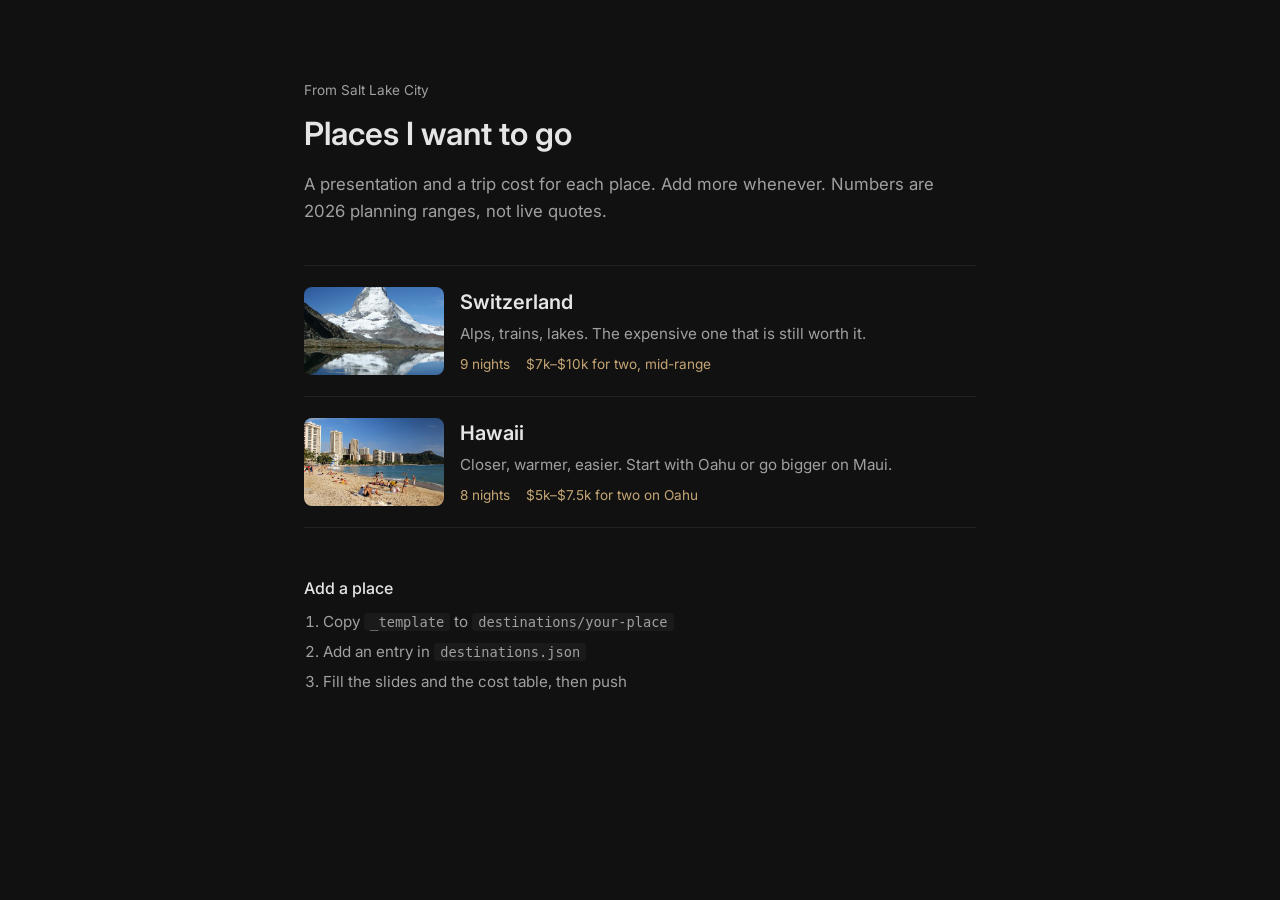
<file: index.html>
<!DOCTYPE html>
<html lang="en">
<head>
  <meta charset="UTF-8">
  <meta name="viewport" content="width=device-width, initial-scale=1.0">
  <title>Travel — places I want to go</title>
  <link rel="preconnect" href="https://fonts.googleapis.com">
  <link rel="preconnect" href="https://fonts.gstatic.com" crossorigin>
  <link href="https://fonts.googleapis.com/css2?family=Inter:wght@400;500;600&display=swap" rel="stylesheet">
  <link rel="stylesheet" href="css/site.css">
</head>
<body>
  <div class="wrap">
    <p class="kicker">From Salt Lake City</p>
    <h1>Places I want to go</h1>
    <p class="lede">A presentation and a trip cost for each place. Add more whenever. Numbers are 2026 planning ranges, not live quotes.</p>
    <div id="list"></div>
    <div class="howto">
      <h3>Add a place</h3>
      <ol>
        <li>Copy <code>_template</code> to <code>destinations/your-place</code></li>
        <li>Add an entry in <code>destinations.json</code></li>
        <li>Fill the slides and the cost table, then push</li>
      </ol>
    </div>
  </div>
  <script>
    fetch("destinations.json")
      .then((r) => r.json())
      .then((data) => {
        const list = document.getElementById("list");
        data.places.forEach((p) => {
          const a = document.createElement("a");
          a.className = "place";
          a.href = "destinations/" + p.id + "/index.html";
          a.innerHTML =
            (p.image ? "<img src=\"" + p.image + "\" alt=\"" + p.name + "\">" : "") +
            "<div><h2>" + p.name + "</h2>" +
            "<p>" + p.tagline + "</p>" +
            "<div class=\"meta\"><span>" + p.nights + " nights</span><span>" + p.headline + "</span></div></div>";
          list.appendChild(a);
        });
      });
  </script>
</body>
</html>
</file>
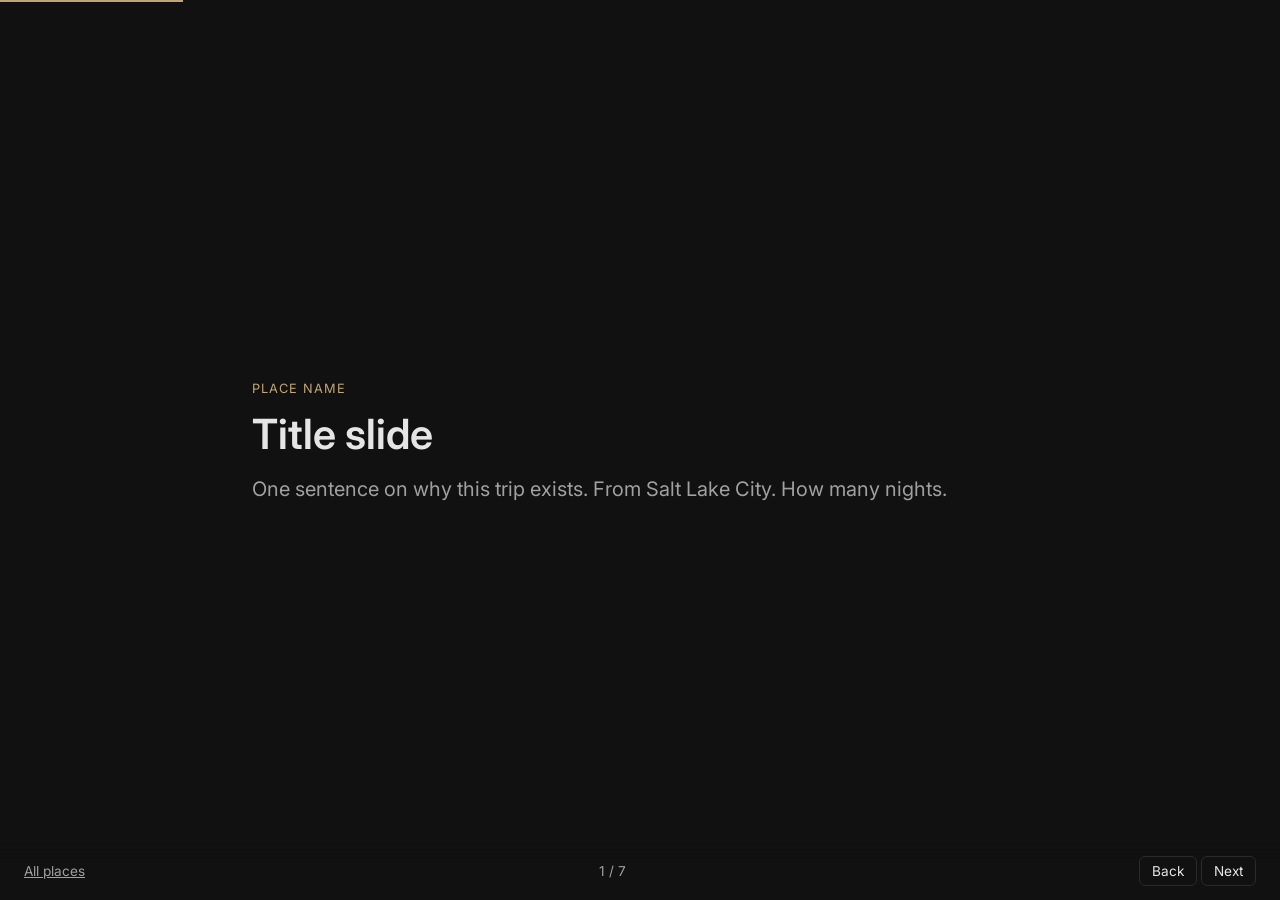
<file: _template/index.html>
<!DOCTYPE html>
<html lang="en">
<head>
  <meta charset="UTF-8">
  <meta name="viewport" content="width=device-width, initial-scale=1.0">
  <title>New place — Travel</title>
  <link rel="preconnect" href="https://fonts.googleapis.com">
  <link rel="preconnect" href="https://fonts.gstatic.com" crossorigin>
  <link href="https://fonts.googleapis.com/css2?family=Inter:wght@400;500;600&display=swap" rel="stylesheet">
  <link rel="stylesheet" href="../../css/deck.css">
</head>
<body>
  <div class="progress"></div>
  <div class="deck">
    <section class="slide">
      <p class="kicker">Place name</p>
      <h1>Title slide</h1>
      <p class="lede">One sentence on why this trip exists. From Salt Lake City. How many nights.</p>
    </section>
    <section class="slide">
      <p class="kicker">Why</p>
      <h2>Why go</h2>
      <ul>
        <li></li>
      </ul>
    </section>
    <section class="slide">
      <p class="kicker">When</p>
      <h2>Best months and flight picture from SLC</h2>
    </section>
    <section class="slide">
      <p class="kicker">The trip</p>
      <h2>Day-by-day or the loop</h2>
    </section>
    <section class="slide">
      <p class="kicker">The number</p>
      <p class="big">$—<span>Two people, mid-range, from SLC. Year and source.</span></p>
    </section>
    <section class="slide">
      <p class="kicker">Mid-range for two</p>
      <h2>Where the money goes</h2>
      <table>
        <thead><tr><th>Line</th><th class="num">Low</th><th class="num">High</th></tr></thead>
        <tbody>
          <tr><td>Flights (2)</td><td class="num"></td><td class="num"></td></tr>
          <tr><td>Stay</td><td class="num"></td><td class="num"></td></tr>
          <tr><td>Food</td><td class="num"></td><td class="num"></td></tr>
          <tr><td>Local transport</td><td class="num"></td><td class="num"></td></tr>
          <tr><td>Activities</td><td class="num"></td><td class="num"></td></tr>
          <tr><td><strong>Total</strong></td><td class="num"></td><td class="num"></td></tr>
        </tbody>
      </table>
    </section>
    <section class="slide">
      <p class="kicker">Open questions</p>
      <h2>Decide these before booking</h2>
    </section>
  </div>
  <div class="bar">
    <a href="../../index.html">All places</a>
    <span data-counter></span>
    <span>
      <button type="button" data-prev>Back</button>
      <button type="button" data-next>Next</button>
    </span>
  </div>
  <script src="../../js/deck.js"></script>
</body>
</html>
</file>
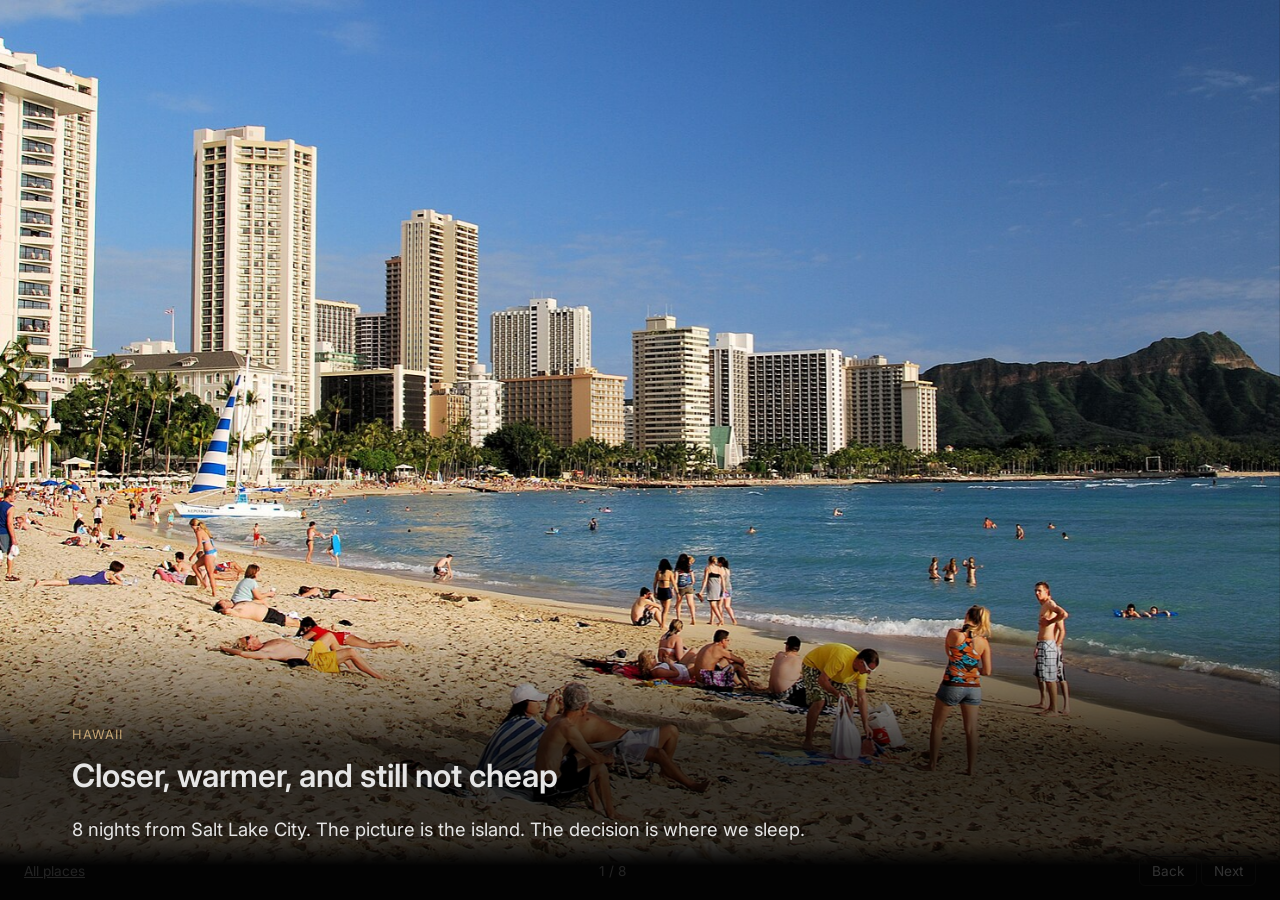
<file: destinations/hawaii/index.html>
<!DOCTYPE html>
<html lang="en">
<head>
  <meta charset="UTF-8">
  <meta name="viewport" content="width=device-width, initial-scale=1.0">
  <title>Hawaii — Travel</title>
  <link rel="preconnect" href="https://fonts.googleapis.com">
  <link rel="preconnect" href="https://fonts.gstatic.com" crossorigin>
  <link href="https://fonts.googleapis.com/css2?family=Inter:wght@400;500;600&display=swap" rel="stylesheet">
  <link rel="stylesheet" href="../../css/deck.css">
</head>
<body>
  <div class="progress"></div>
  <div class="deck">

    <section class="slide photo">
      <img src="img/waikiki.jpg" alt="Waikiki Beach with Diamond Head">
      <div class="cap">
        <p class="kicker">Hawaii</p>
        <h2>Closer, warmer, and still not cheap</h2>
        <p>8 nights from Salt Lake City. The picture is the island. The decision is where we sleep.</p>
      </div>
    </section>

    <section class="slide photo">
      <img src="img/diamond-head.jpg" alt="Diamond Head from the water">
      <div class="cap">
        <p class="kicker">Oahu · first trip</p>
        <h2>Waikiki with Diamond Head in the frame</h2>
        <p>Easiest island. Walk to the beach, hike Diamond Head or Koko Head, one day on the North Shore for Ke Iki. Stay here all 8 nights.</p>
      </div>
    </section>

    <section class="slide photo">
      <img src="img/north-shore.jpg" alt="Hawaiian coast and harbor">
      <div class="cap">
        <p class="kicker">Day trip, not the hotel</p>
        <h2>North Shore is a drive, not a stay</h2>
        <p>Surf, shrimp trucks, then Ke Iki Beach. Legal rentals up there are tight. Sleep in Waikiki, rent a car for this day.</p>
      </div>
    </section>

    <section class="slide photo">
      <img src="img/haleakala.jpg" alt="Haleakala crater on Maui">
      <div class="cap">
        <p class="kicker">If we go bigger · Maui</p>
        <h2>Haleakala, then the beach towns</h2>
        <p>Same week, about $2,000 more than Oahu. Stay in Kaanapali or Napili, not Wailea, unless the budget stretches.</p>
      </div>
    </section>

    <section class="slide">
      <p class="kicker">Where to stay</p>
      <h2>One condo. Kitchen. All week.</h2>
      <div class="grid">
        <div class="card">
          <h3>Best first book · Waikiki condo</h3>
          <p>Ilikai Hotel & Luxury Suites, or Castle Waikiki Shore (the only condo on the sand). 1BR with a kitchen. About $250–$400 a night.</p>
        </div>
        <div class="card">
          <h3>Easier hotel</h3>
          <p>Queen Kapiolani or an Outrigger. No kitchen, simpler. Mid-range room plus resort fees. Fine for a shorter week.</p>
        </div>
        <div class="card">
          <h3>Skip for stay 1</h3>
          <p>North Shore houses (legal supply is thin). Ko Olina unless we want a resort bubble and a car every day.</p>
        </div>
        <div class="card">
          <h3>Maui instead</h3>
          <p>Honua Kai on Kaanapali, or Napili Kai if we want smaller and quieter. Condo still beats a resort for food cost.</p>
        </div>
      </div>
    </section>

    <section class="slide">
      <p class="kicker">The number</p>
      <p class="big">$5,000–$7,500<span>Two people, 8 nights on Oahu, mid-range, from SLC. 2026 planning range.</span></p>
      <p class="muted" style="margin-top:1.5rem">Maui for two, same length: about $7,000–$11,000. Hotel plus tax (about 14%) is the line that moves.</p>
    </section>

    <section class="slide">
      <p class="kicker">Mid-range for two, Oahu</p>
      <h2>Where the money goes</h2>
      <table>
        <thead><tr><th>Line</th><th class="num">Low</th><th class="num">High</th></tr></thead>
        <tbody>
          <tr><td>Flights SLC–HNL (2)</td><td class="num">$900</td><td class="num">$1,400</td></tr>
          <tr><td>Condo or hotel, 8 nights + tax</td><td class="num">$2,000</td><td class="num">$3,400</td></tr>
          <tr><td>Rental car (4–5 days)</td><td class="num">$350</td><td class="num">$700</td></tr>
          <tr><td>Food</td><td class="num">$1,050</td><td class="num">$1,700</td></tr>
          <tr><td>Activities</td><td class="num">$400</td><td class="num">$1,000</td></tr>
          <tr><td>Parking, tips, misc</td><td class="num">$200</td><td class="num">$400</td></tr>
          <tr><td><strong>Total</strong></td><td class="num"><strong>$4,900</strong></td><td class="num"><strong>$8,600</strong></td></tr>
        </tbody>
      </table>
    </section>

    <section class="slide">
      <p class="kicker">Open questions</p>
      <h2>Decide these before booking</h2>
      <ul>
        <li>Oahu condo first, or go straight to Maui</li>
        <li>Ilikai / Waikiki Shore vs a simpler hotel</li>
        <li>Car only for the North Shore day, or the whole week</li>
        <li>Just us, or this is the trip we take other people on</li>
      </ul>
      <p class="credit">Photos: Wikimedia Commons (Waikiki, Diamond Head, Hawaiian coast, Pupukea sunset, Haleakala). Costs are 2026 ranges, not live quotes.</p>
    </section>

  </div>
  <div class="bar">
    <a href="../../index.html">All places</a>
    <span data-counter></span>
    <span>
      <button type="button" data-prev>Back</button>
      <button type="button" data-next>Next</button>
    </span>
  </div>
  <script src="../../js/deck.js"></script>
</body>
</html>
</file>
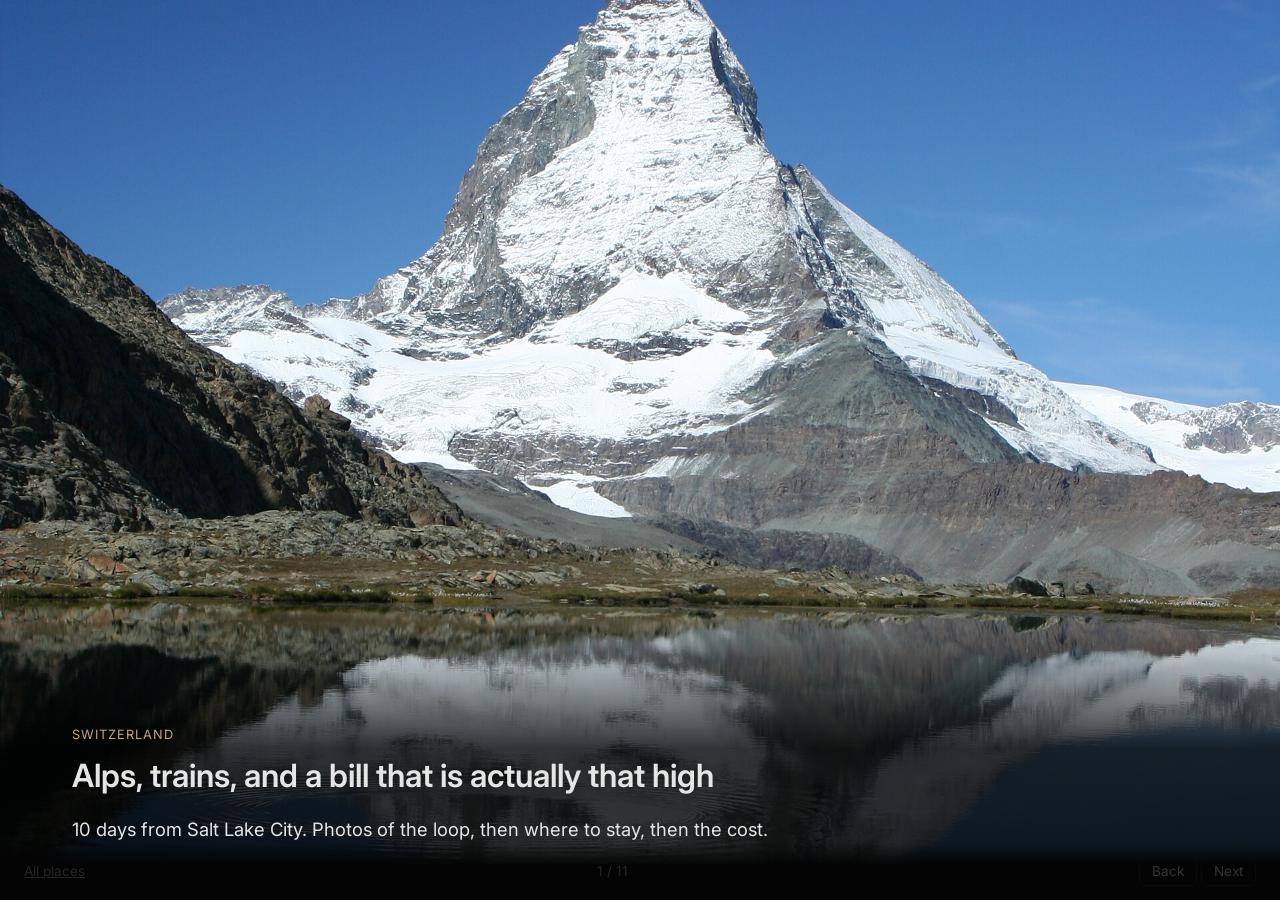
<file: destinations/switzerland/index.html>
<!DOCTYPE html>
<html lang="en">
<head>
  <meta charset="UTF-8">
  <meta name="viewport" content="width=device-width, initial-scale=1.0">
  <title>Switzerland — Travel</title>
  <link rel="preconnect" href="https://fonts.googleapis.com">
  <link rel="preconnect" href="https://fonts.gstatic.com" crossorigin>
  <link href="https://fonts.googleapis.com/css2?family=Inter:wght@400;500;600&display=swap" rel="stylesheet">
  <link rel="stylesheet" href="../../css/deck.css">
</head>
<body>
  <div class="progress"></div>
  <div class="deck">

    <section class="slide photo">
      <img src="img/matterhorn.jpg" alt="Matterhorn reflected in Riffelsee">
      <div class="cap">
        <p class="kicker">Switzerland</p>
        <h2>Alps, trains, and a bill that is actually that high</h2>
        <p>10 days from Salt Lake City. Photos of the loop, then where to stay, then the cost.</p>
      </div>
    </section>

    <section class="slide photo">
      <img src="img/zurich.jpg" alt="Zurich at dusk">
      <div class="cap">
        <p class="kicker">Day 1 · Zurich</p>
        <h2>Land here. Do not make it the trip.</h2>
        <p>Old town and the lake if we land early. One night max, or skip the hotel and train straight to Lucerne.</p>
      </div>
    </section>

    <section class="slide photo">
      <img src="img/lucerne.jpg" alt="Chapel Bridge in Lucerne">
      <div class="cap">
        <p class="kicker">Days 1–2 · Lucerne</p>
        <h2>Chapel Bridge, the lake, then a mountain</h2>
        <p>Stay near the station so the next morning is a one-hour train to Interlaken. Pilatus or Rigi if the weather is clear.</p>
      </div>
    </section>

    <section class="slide photo">
      <img src="img/interlaken.jpg" alt="Interlaken with the Jungfrau massif">
      <div class="cap">
        <p class="kicker">Days 3–6 · The hub</p>
        <h2>Interlaken. Unpack once.</h2>
        <p>This is the main booking. Lauterbrunnen is 25 minutes one way, Grindelwald 35 the other. Both valleys from one hotel.</p>
      </div>
    </section>

    <section class="slide photo">
      <img src="img/lauterbrunnen.jpg" alt="Lauterbrunnen village and Staubbach Falls">
      <div class="cap">
        <p class="kicker">Day trip · Lauterbrunnen</p>
        <h2>The valley with 72 waterfalls</h2>
        <p>Staubbach Falls, then the cable car to car-free Mürren. Stay here instead of Interlaken only if we want quiet and the view more than restaurants.</p>
      </div>
    </section>

    <section class="slide photo">
      <img src="img/jungfrau.jpg" alt="Jungfraujoch high alpine plateau">
      <div class="cap">
        <p class="kicker">Day trip · Jungfraujoch</p>
        <h2>Top of Europe. The expensive mountain day.</h2>
        <p>The Travel Pass does not fully cover this. Half Fare Card often wins if we are peak-hunting from Interlaken.</p>
      </div>
    </section>

    <section class="slide photo">
      <img src="img/matterhorn.jpg" alt="Matterhorn from Rotenboden">
      <div class="cap">
        <p class="kicker">Days 7–8 · Zermatt</p>
        <h2>Matterhorn. Two nights, then out.</h2>
        <p>Car-free town. Gornergrat at sunrise if we can wake up. Then train toward Geneva or back to Zurich to fly home.</p>
      </div>
    </section>

    <section class="slide">
      <p class="kicker">Where to stay</p>
      <h2>Two bases. Book these.</h2>
      <div class="grid">
        <div class="card">
          <h3>Lucerne · 1 night</h3>
          <p>AMERON Luzern Hotel Flora or anything 2 minutes from the station. About $200–$280. Old town is a walk, not a taxi.</p>
        </div>
        <div class="card">
          <h3>Interlaken · 4 nights (main stay)</h3>
          <p>Hotel Interlaken or Hotel Krebs. Höheweg / near Ost station. About CHF 180–280. This is the one to lock first.</p>
        </div>
        <div class="card">
          <h3>Or Lauterbrunnen instead</h3>
          <p>Hotel Oberland, waterfall view, quieter, fewer places to eat. Same Jungfrau access. Better if the photo is the point.</p>
        </div>
        <div class="card">
          <h3>Zermatt · 2 nights</h3>
          <p>Hotel Pollux or similar mid-range on Bahnhofstrasse, near the station. Matterhorn-view rooms cost more. About $250–$400.</p>
        </div>
      </div>
    </section>

    <section class="slide">
      <p class="kicker">The number</p>
      <p class="big">$7,000–$10,000<span>Two people, 9 nights, mid-range, from SLC. 2026 planning range.</span></p>
      <p class="muted" style="margin-top:1.5rem">Hotels are the second line after flights. Interlaken for four nights is the booking that makes or breaks the budget.</p>
    </section>

    <section class="slide">
      <p class="kicker">Mid-range for two</p>
      <h2>Where the money goes</h2>
      <table>
        <thead><tr><th>Line</th><th class="num">Low</th><th class="num">High</th></tr></thead>
        <tbody>
          <tr><td>Flights SLC–ZRH (2)</td><td class="num">$1,500</td><td class="num">$2,200</td></tr>
          <tr><td>Hotels, 9 nights, one room</td><td class="num">$2,000</td><td class="num">$3,400</td></tr>
          <tr><td>Swiss Travel Pass (2)</td><td class="num">$900</td><td class="num">$1,000</td></tr>
          <tr><td>Food</td><td class="num">$1,400</td><td class="num">$2,200</td></tr>
          <tr><td>Mountains and extras</td><td class="num">$400</td><td class="num">$800</td></tr>
          <tr><td>Misc, ETIAS, ATM</td><td class="num">$200</td><td class="num">$400</td></tr>
          <tr><td><strong>Total</strong></td><td class="num"><strong>$6,400</strong></td><td class="num"><strong>$10,000</strong></td></tr>
        </tbody>
      </table>
    </section>

    <section class="slide">
      <p class="kicker">Open questions</p>
      <h2>Decide these before booking</h2>
      <ul>
        <li>Interlaken hub, or sleep in Lauterbrunnen for the valley</li>
        <li>June/September sightseeing, or a winter ski week instead</li>
        <li>Travel Pass vs Half Fare Card once the daily plan is locked</li>
        <li>Fly home from Geneva or back through Zurich</li>
      </ul>
      <p class="credit">Photos: Wikimedia Commons (Matterhorn, Lauterbrunnen, Lucerne, Interlaken, Jungfraujoch, Zurich). Costs are 2026 ranges, not live quotes.</p>
    </section>

  </div>
  <div class="bar">
    <a href="../../index.html">All places</a>
    <span data-counter></span>
    <span>
      <button type="button" data-prev>Back</button>
      <button type="button" data-next>Next</button>
    </span>
  </div>
  <script src="../../js/deck.js"></script>
</body>
</html>
</file>
<file: css/site.css>
* { margin: 0; padding: 0; box-sizing: border-box; }
:root {
  --bg: #111111;
  --text: #e5e5e5;
  --muted: #a0a0a0;
  --line: #222;
  --card: #1a1a1a;
  --accent: #c4a574;
}
html, body {
  background: var(--bg);
  color: var(--text);
  font-family: Inter, -apple-system, BlinkMacSystemFont, sans-serif;
  -webkit-font-smoothing: antialiased;
  line-height: 1.6;
}
a { color: var(--text); text-underline-offset: 3px; }
a:hover { opacity: 0.7; }
.wrap { max-width: 720px; margin: 0 auto; padding: 80px 24px 80px; }
.kicker { font-size: 0.85rem; color: var(--muted); margin-bottom: 0.4rem; }
h1 { font-size: 2rem; font-weight: 600; margin-bottom: 0.75rem; }
.lede { color: var(--muted); font-size: 1.05rem; margin-bottom: 2.5rem; }
.place {
  display: block;
  padding: 1.25rem 0;
  border-top: 1px solid var(--line);
  text-decoration: none;
}
.place:last-of-type { border-bottom: 1px solid var(--line); }
.place h2 { font-size: 1.25rem; font-weight: 600; margin-bottom: 0.25rem; }
.place p { color: var(--muted); font-size: 0.95rem; }
.meta { display: flex; gap: 1rem; flex-wrap: wrap; margin-top: 0.5rem; font-size: 0.85rem; color: var(--accent); }
.howto { margin-top: 3rem; color: var(--muted); font-size: 0.95rem; }
.howto h3 { color: var(--text); font-size: 1rem; font-weight: 500; margin-bottom: 0.5rem; }
.howto ol { padding-left: 1.2rem; }
.howto li { margin-bottom: 0.35rem; }
code { background: var(--card); padding: 1px 6px; border-radius: 4px; font-size: 0.9em; }

.place { display: grid; grid-template-columns: 140px 1fr; gap: 1rem; align-items: center; }
.place img { width: 140px; height: 88px; object-fit: cover; border-radius: 8px; background: #1a1a1a; }
@media (max-width: 600px) {
  .place { grid-template-columns: 1fr; }
  .place img { width: 100%; height: 140px; }
}
</file>
<file: css/deck.css>
* { margin: 0; padding: 0; box-sizing: border-box; }
:root {
  --bg: #111111;
  --text: #e5e5e5;
  --muted: #a0a0a0;
  --line: #2a2a2a;
  --card: #1a1a1a;
  --accent: #c4a574;
}
html, body {
  height: 100%;
  touch-action: pan-y;
  background: var(--bg);
  color: var(--text);
  font-family: Inter, -apple-system, BlinkMacSystemFont, sans-serif;
  -webkit-font-smoothing: antialiased;
}
.deck { height: 100%; }
.slide {
  display: none;
  height: 100%;
  padding: 64px 72px 80px;
  flex-direction: column;
  justify-content: center;
  max-width: 920px;
  margin: 0 auto;
}
.slide.active { display: flex; }
.kicker { font-size: 0.8rem; letter-spacing: 0.08em; text-transform: uppercase; color: var(--accent); margin-bottom: 0.75rem; }
h1 { font-size: 2.6rem; font-weight: 600; line-height: 1.15; margin-bottom: 1rem; }
h2 { font-size: 2rem; font-weight: 600; line-height: 1.2; margin-bottom: 1.25rem; }
p, li { font-size: 1.15rem; line-height: 1.55; color: var(--text); }
.muted { color: var(--muted); }
.lede { font-size: 1.25rem; color: var(--muted); max-width: 36em; }
ul { list-style: none; }
li { margin-bottom: 0.55rem; padding-left: 1.1rem; position: relative; }
li::before { content: ""; position: absolute; left: 0; top: 0.7em; width: 6px; height: 6px; border-radius: 50%; background: var(--accent); }
.grid { display: grid; grid-template-columns: 1fr 1fr; gap: 1.25rem 2rem; }
.card {
  background: var(--card);
  border: 1px solid var(--line);
  border-radius: 10px;
  padding: 1.1rem 1.2rem;
}
.card h3 { font-size: 0.95rem; color: var(--accent); font-weight: 500; margin-bottom: 0.35rem; }
.card p, .card li { font-size: 1.02rem; }
.big { font-size: 3rem; font-weight: 600; letter-spacing: -0.03em; }
.big span { display: block; font-size: 1rem; color: var(--muted); font-weight: 400; letter-spacing: 0; margin-top: 0.4rem; }
table { width: 100%; border-collapse: collapse; font-size: 1.05rem; }
th, td { text-align: left; padding: 0.55rem 0; border-bottom: 1px solid var(--line); }
th { color: var(--muted); font-weight: 500; font-size: 0.85rem; }
td.num { text-align: right; font-variant-numeric: tabular-nums; }
.bar {
  position: fixed; bottom: 0; left: 0; right: 0;
  display: flex; justify-content: space-between; align-items: center;
  padding: 14px 24px; color: var(--muted); font-size: 0.85rem;
  background: linear-gradient(transparent, var(--bg) 40%);
}
.bar a { color: var(--muted); }
.bar button {
  background: transparent; border: 1px solid var(--line); color: var(--text);
  padding: 6px 12px; border-radius: 6px; cursor: pointer; font: inherit;
}
.bar button:hover { border-color: var(--muted); }
.progress { position: fixed; top: 0; left: 0; height: 2px; background: var(--accent); width: 0; }
@media (max-width: 720px) {
  .slide { padding: 48px 22px 88px; }
  h1 { font-size: 2rem; }
  h2 { font-size: 1.55rem; }
  p, li { font-size: 1.02rem; }
  .grid { grid-template-columns: 1fr; }
  .big { font-size: 2.2rem; }
}
.slide.photo {
  padding: 0;
  max-width: none;
  position: relative;
  justify-content: flex-end;
}
.slide.photo > img {
  position: absolute;
  inset: 0;
  width: 100%;
  height: 100%;
  object-fit: cover;
}
.slide.photo .cap {
  position: relative;
  z-index: 1;
  width: 100%;
  padding: 100px 72px 56px;
  background: linear-gradient(transparent, rgba(0,0,0,0.78) 45%);
}
.slide.photo .cap h2,
.slide.photo .cap p { text-shadow: 0 1px 12px rgba(0,0,0,0.45); }
.credit { font-size: 0.75rem; color: var(--muted); margin-top: 2rem; }
@media (max-width: 720px) {
  .slide.photo .cap { padding: 72px 22px 48px; }
}

.deck, .slide { touch-action: pan-y; }
</file>
